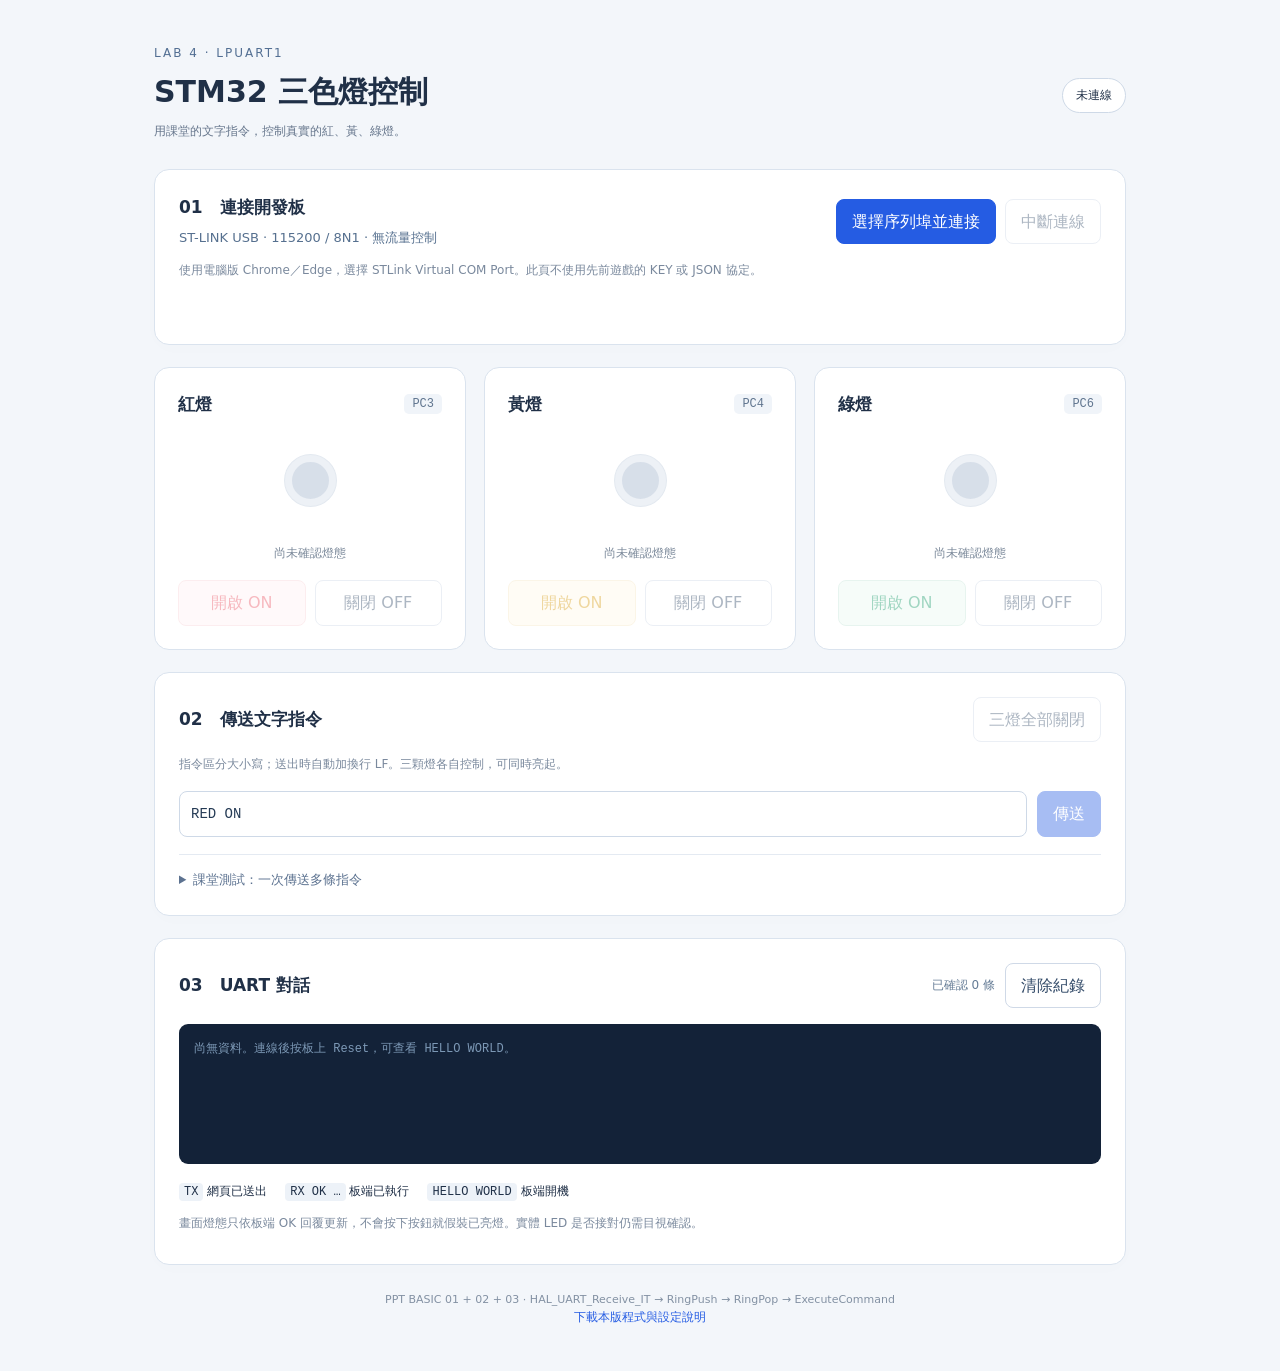
<file: index.html>
<!doctype html><html lang="zh-Hant"><head><meta charset="utf-8"><meta name="viewport" content="width=device-width,initial-scale=1"><meta http-equiv="refresh" content="0;url=web/"><title>TypeRush 節奏英打測速挑戰機</title></head><body><a href="web/">開啟 TypeRush 節奏英打測速挑戰機</a></body></html>
</file>
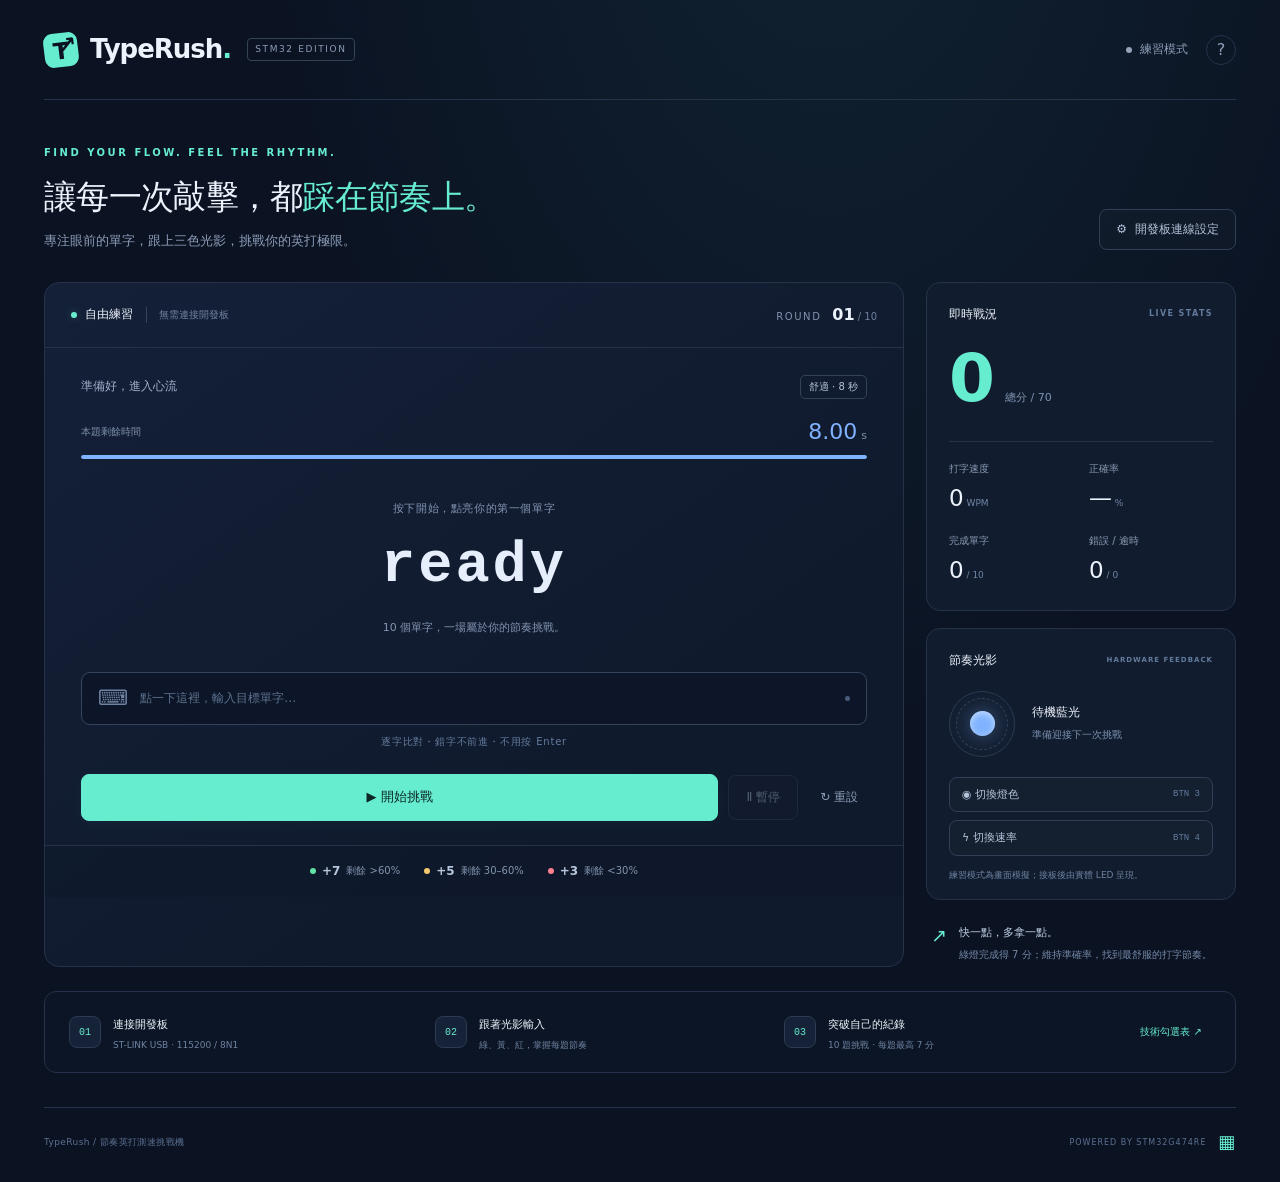
<file: typing-game/index.html>
<!doctype html>
<html lang="zh-Hant">
<head>
  <meta charset="utf-8"><meta name="viewport" content="width=device-width, initial-scale=1">
  <meta name="theme-color" content="#0b1222">
  <title>TypeRush — 節奏英打測速挑戰機</title>
  <link rel="stylesheet" href="style.css">
</head>
<body>
  <div class="shell">
    <header class="topbar">
      <a class="brand" href="./" aria-label="TypeRush 首頁"><span class="brand-icon">T<span>↗</span></span><strong>TypeRush<span class="brand-dot">.</span></strong><span class="tag">STM32 EDITION</span></a>
      <div class="top-actions"><span class="connection-badge" id="connectionBadge"><i></i>練習模式</span><button class="icon-button" id="helpButton" aria-label="操作說明">?</button></div>
    </header>
    <main>
      <div class="intro"><div><p class="eyebrow">FIND YOUR FLOW. FEEL THE RHYTHM.</p><h1>讓每一次敲擊，都<span>踩在節奏上。</span></h1><p class="subtitle">專注眼前的單字，跟上三色光影，挑戰你的英打極限。</p></div><button class="outline-button" id="settingsButton"><span aria-hidden="true">⚙</span> 開發板連線設定</button></div>
      <div class="workspace">
        <section class="arena" aria-label="打字遊戲">
          <div class="arena-head"><div class="mode-label"><span class="live-dot"></span><span id="modeLabel">自由練習</span><span class="mode-note" id="modeNote">無需連接開發板</span></div><span class="round-label">ROUND <strong id="round">01</strong><span> / 10</span></span></div>
          <div class="arena-body" id="arenaBody" data-color="blue">
            <div class="status-line"><span id="stateLabel">準備好，進入心流</span><span class="rate-chip" id="rateLabel">舒適 · 8 秒</span></div>
            <div class="time-row"><span>本題剩餘時間</span><strong id="time">8.00<span>s</span></strong></div>
            <div class="time-track"><div id="timeBar"></div></div>
            <div class="word-area"><p class="word-caption" id="wordCaption">按下開始，點亮你的第一個單字</p><div class="target-word" id="targetWord" aria-label="目標單字">ready<span class="caret">_</span></div><p class="feedback" id="feedback" role="status">10 個單字，一場屬於你的節奏挑戰。</p></div>
            <label class="typing-label" for="typingInput">英文字母輸入</label><div class="typing-box"><span aria-hidden="true">⌨</span><input id="typingInput" type="text" placeholder="開始後，在這裡輸入單字…" autocomplete="off" autocorrect="off" autocapitalize="off" spellcheck="false" disabled aria-describedby="inputHint"><span class="input-dot"></span></div>
            <p class="input-hint" id="inputHint">逐字比對・錯字不前進・不用按 Enter</p>
            <div class="game-controls"><button class="primary-button" id="startButton"><span aria-hidden="true">▶</span> 開始挑戰</button><button class="outline-button" id="pauseButton" disabled>Ⅱ 暫停</button><button class="text-button" id="resetButton">↻ 重設</button></div>
          </div>
          <div class="score-legend"><span><i class="dot green"></i><strong>+7</strong> 剩餘 &gt;60%</span><span><i class="dot yellow"></i><strong>+5</strong> 剩餘 30–60%</span><span><i class="dot red"></i><strong>+3</strong> 剩餘 &lt;30%</span></div>
        </section>
        <aside class="dashboard" aria-label="即時戰況">
          <section class="stats-card"><h2>即時戰況 <span>LIVE STATS</span></h2><div class="big-score"><span id="score">0</span><small>總分 / 70</small></div><div class="stat-grid"><div><span>打字速度</span><strong id="wpm">0<small> WPM</small></strong></div><div><span>正確率</span><strong id="accuracy">—<small> %</small></strong></div><div><span>完成單字</span><strong id="correct">0<small> / 10</small></strong></div><div><span>錯誤 / 逾時</span><strong id="errors">0<small> / 0</small></strong></div></div></section>
          <section class="light-card"><h2>節奏光影 <span>HARDWARE FEEDBACK</span></h2><div class="light-stage"><div class="light-orbit"><div id="led" class="led blue"></div></div><div><strong id="lightName">待機藍光</strong><p id="lightDescription">準備迎接你的挑戰</p></div></div><div class="hardware-controls"><button id="colorButton" class="outline-button">◉ 切換燈色 <small>BTN 3</small></button><button id="speedButton" class="outline-button">ϟ 切換速率 <small>BTN 4</small></button></div><p class="micro-copy" id="lightHint">練習模式為畫面模擬；接板後由實體 LED 呈現。</p></section>
          <section class="tip-card"><span>↗</span><div><strong>快一點，多拿一點。</strong><p>綠燈完成得 7 分；維持準確率，找到最舒服的打字節奏。</p></div></section>
        </aside>
      </div>
      <section class="bottom-strip"><div><span class="small-icon">01</span><div><strong>連接開發板</strong><p>ST-LINK USB · 115200 / 8N1</p></div></div><div><span class="small-icon">02</span><div><strong>跟著光影輸入</strong><p>綠、黃、紅，掌握每題節奏</p></div></div><div><span class="small-icon">03</span><div><strong>突破自己的紀錄</strong><p>10 題挑戰 · 每題最高 7 分</p></div></div><button class="text-button" id="technicalButton">技術勾選表 ↗</button></section>
    </main>
    <footer><span>TypeRush / 節奏英打測速挑戰機</span><span>POWERED BY STM32G474RE <span class="footer-square">▦</span></span></footer>
  </div>
  <div id="notice" role="status" class="notice" hidden></div>
  <dialog id="settingsDialog" class="settings-dialog">
    <div class="dialog-head"><div><p class="eyebrow">SERIAL CONNECTION</p><h2>連接你的開發板</h2></div><button class="icon-button close-dialog" aria-label="關閉設定">×</button></div>
    <div class="dialog-content"><p class="dialog-description">連線參數須與 STM32 韌體一致。使用電腦版 Chrome／Edge，透過 ST-LINK 的 USB 虛擬序列埠連接。</p><div class="cable-diagram"><span>⌁ 電腦 USB</span><span class="cable-line"></span><span>▦ STM32</span></div>
      <form id="serialForm"><div class="form-grid"><label>鮑率 Baud rate<input id="baudRate" type="number" min="300" max="3000000" step="1" value="115200" required></label><label>資料位元<select id="dataBits"><option value="8">8</option><option value="7">7</option></select></label><label>停止位元<select id="stopBits"><option value="1">1</option><option value="2">2</option></select></label><label>同位元檢查<select id="parity"><option value="none">無 None</option><option value="even">偶 Even</option><option value="odd">奇 Odd</option></select></label><label class="full-width">流量控制<select id="flowControl"><option value="none">無 None</option><option value="hardware">硬體 RTS / CTS</option></select></label></div>
      <p class="setting-note">隨附韌體固定為 <strong>115200 · 8 · 1 · None · None</strong>。其他參數需同步修改板端；ST-LINK VCP 不接 RTS/CTS。</p><button id="connectButton" class="primary-button full-width" type="submit">⌁ 選擇序列埠並連接</button></form>
      <div class="connection-info" id="connectionInfo" role="status">尚未連接開發板</div><div class="connection-options"><button class="outline-button" id="disconnectButton" disabled>中斷連線</button><button class="outline-button" id="practiceButton">使用練習模式</button></div>
      <details class="console-details"><summary>UART 對話 <span id="logCount">0 則</span></summary><div class="console-toolbar"><button class="text-button" id="syncButton">同步狀態</button><button class="text-button" id="clearLogButton">清除對話</button></div><pre id="serialLog" aria-label="UART 收發紀錄"></pre></details>
    </div>
  </dialog>
  <dialog id="helpDialog"><div class="dialog-head"><h2>找到你的節奏</h2><button class="icon-button close-dialog" aria-label="關閉操作說明">×</button></div><div class="dialog-content help-content"><p>每局 10 題。逐字輸入畫面上的英文單字，輸入最後一字即自動判分。錯字會記錄，但不會讓游標前進；不必退格或按 Enter。</p><ol><li><strong>開始 / BTN 1：</strong>開始新局，或從暫停繼續。</li><li><strong>暫停 / BTN 2：</strong>凍結倒數並讓燈號恆亮，再按繼續。</li><li><strong>燈色 / BTN 3：</strong>綠、黃、紅循環展示，不影響計分；換題恢復自動燈色。</li><li><strong>速率 / BTN 4：</strong>8 / 5 / 3 秒切換，呼吸週期同步加快；當題剩餘比例保留。</li></ol><p>剩餘時間 &gt;60% 得 7 分、30–60% 得 5 分、&lt;30% 得 3 分，逾時 0 分並換題。暫停時間不計入 WPM；正確率為正確字元 / 所有輸入字元。</p><p>接板模式由 STM32 控制遊戲；請先燒錄韌體，再用資料 USB 線連到板上 ST-LINK USB。練習模式只模擬畫面，不代表實體硬體驗證。</p><a href="../docs/HARDWARE.md" target="_blank" rel="noopener">接線與燒錄文件 ↗</a></div></dialog>
  <dialog id="technicalDialog"><div class="dialog-head"><div><p class="eyebrow">COURSE CHECKLIST</p><h2>每一項技術，都有對應功能</h2></div><button class="icon-button close-dialog" aria-label="關閉技術勾選表">×</button></div><div class="dialog-content"><p class="dialog-description">這裡列出韌體實作，不代表已完成實體板驗收。完整暫存器與操作說明見專案文件。</p><div class="checklist" id="checklist"></div><a href="../docs/TECHNICAL.md" target="_blank" rel="noopener">查看完整程式位置與驗收步驟 ↗</a></div></dialog>
  <dialog id="resultDialog" class="result-dialog"><div class="dialog-head"><span class="eyebrow">CHALLENGE COMPLETE</span><button class="icon-button close-dialog" aria-label="關閉成績">×</button></div><div class="result-content"><div class="result-icon">↗</div><h2>這一場，節奏由你掌握。</h2><p id="resultMode">練習模式成績</p><div class="result-score"><span id="resultScore">0</span><small> / 70 分</small></div><div class="result-details" id="resultDetails"></div><button class="primary-button" id="playAgainButton">再挑戰一次 ↗</button></div></dialog>
  <script type="module" src="app.js"></script>
</body>
</html>
</file>
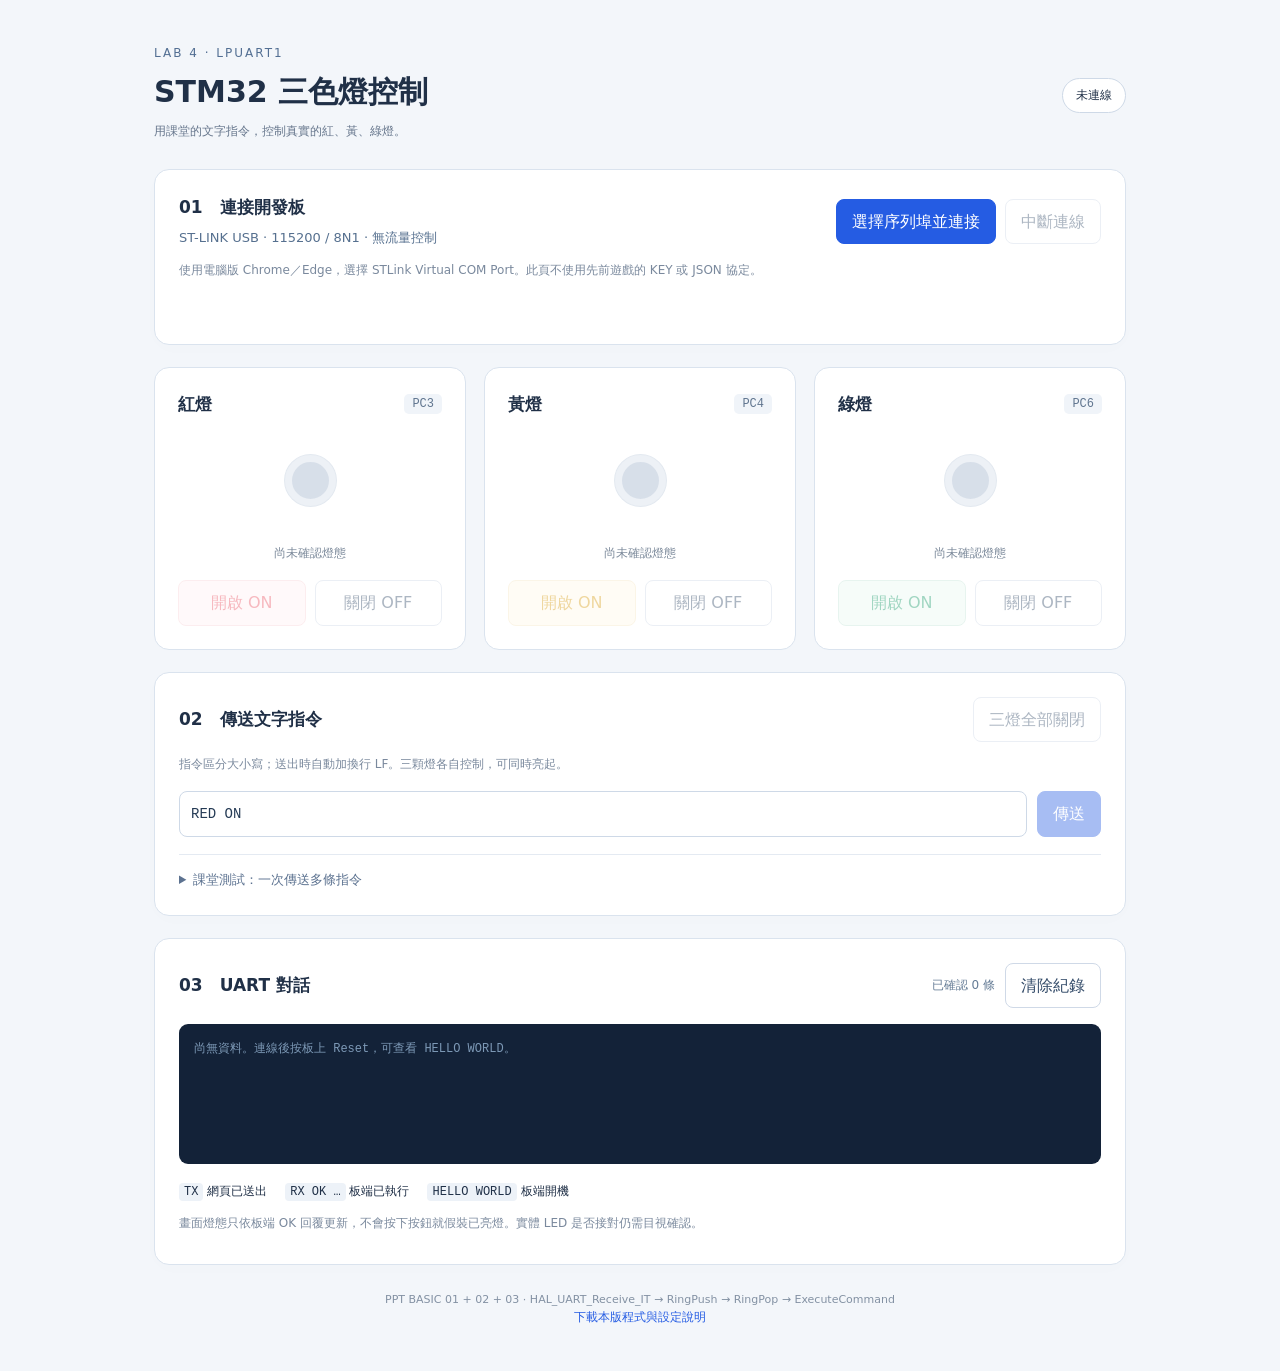
<file: web/index.html>
<!doctype html>
<html lang="zh-Hant">
<head>
<meta charset="utf-8"><meta name="viewport" content="width=device-width,initial-scale=1">
<title>Lab4｜STM32 三色燈控制</title>
<style>
:root{font-family:system-ui,"Microsoft JhengHei",sans-serif;color:#203047;background:#f3f6fa;line-height:1.6;color-scheme:light}*{box-sizing:border-box}body{margin:0}main{max-width:1020px;margin:44px auto;padding:0 24px}header{display:flex;align-items:center;justify-content:space-between;gap:20px}.eyebrow{color:#536f93;letter-spacing:2px;font-size:12px;margin:0}h1{font-size:30px;margin:5px 0}h2{font-size:17px;margin:0}p{color:#66768c;margin:6px 0}.badge{font-size:12px;white-space:nowrap;border:1px solid #ced9e7;border-radius:20px;padding:7px 13px;background:white}.connected{color:#127653;border-color:#9ed8c2;background:#ecfaf3}.panel{background:white;border:1px solid #dae3ee;border-radius:15px;padding:24px;margin-top:22px;box-shadow:0 4px 20px #20304703}.connect-row{display:flex;justify-content:space-between;align-items:center;gap:20px}.params{font-size:13px;color:#56708f;margin-top:6px}button{font:inherit;cursor:pointer;border:1px solid #cfd9e7;border-radius:8px;padding:9px 15px;background:white;color:#334b69}button:hover:not(:disabled){background:#f0f5fb}button:disabled{opacity:.4;cursor:not-allowed}button:focus-visible,input:focus-visible,textarea:focus-visible,summary:focus-visible{outline:3px solid #649eff;outline-offset:3px}.primary{background:#255ce3;color:white;border-color:#255ce3}.primary:hover:not(:disabled){background:#1749c3}.actions{display:flex;gap:9px;flex-wrap:wrap}.hint{font-size:12px;color:#7a899d;margin-top:13px}.cards{display:grid;grid-template-columns:repeat(3,1fr);gap:18px;margin-top:22px}.card{--color:#ec5262;--tint:#fff1f3;background:white;border:1px solid #dae3ee;border-radius:15px;padding:23px}.yellow{--color:#d99d11;--tint:#fff8e7}.green{--color:#169a68;--tint:#eaf9f1}.card-header{display:flex;align-items:center;justify-content:space-between}.pin{font:12px ui-monospace,monospace;background:#f0f4f9;color:#60758f;padding:3px 8px;border-radius:5px}.lamp-area{height:126px;display:flex;align-items:center;justify-content:center}.lamp{width:51px;height:51px;border-radius:50%;background:#d7dfe9;border:7px solid #edf1f6;box-shadow:0 0 0 1px #e3e9f0;transition:.2s}.card[data-state=on]{border-color:var(--color);background:linear-gradient(white,var(--tint))}.card[data-state=on] .lamp{background:var(--color);border-color:var(--tint);box-shadow:0 0 22px color-mix(in srgb,var(--color) 30%,transparent)}.lamp-status{text-align:center;font-size:12px;color:#7b899a;margin-bottom:17px}.card .actions{display:grid;grid-template-columns:1fr 1fr}.on-button{color:var(--color);background:var(--tint);border-color:color-mix(in srgb,var(--color) 25%,white)}.section-head{display:flex;justify-content:space-between;align-items:center;gap:15px}.count{font-size:12px;color:#657c96}code{font:12px ui-monospace,monospace;background:#edf2f8;padding:2px 5px;border-radius:4px}.send-row{display:flex;gap:10px;margin-top:17px}input,textarea{font:14px ui-monospace,monospace;border:1px solid #ced9e7;border-radius:8px;padding:11px;color:#243a54;background:white}input{flex:1;min-width:0}textarea{display:block;width:100%;min-height:116px;resize:vertical;margin:12px 0}.console{background:#132238;color:#bdd8ed;min-height:140px;max-height:260px;overflow:auto;border-radius:9px;padding:15px;font:12px/1.8 ui-monospace,monospace;white-space:pre-wrap;overflow-wrap:anywhere;margin:16px 0 0}.console:empty:before{content:"尚無資料。連線後按板上 Reset，可查看 HELLO WORLD。";color:#7d99b6}details{margin-top:17px;border-top:1px solid #e4eaf2;padding-top:15px}summary{cursor:pointer;color:#5c7290;font-size:13px}.guide{display:flex;gap:18px;flex-wrap:wrap;font-size:12px;margin-top:18px}.notice{color:#b14831;font-size:13px;min-height:21px;margin-top:12px}.footer{font-size:11px;text-align:center;color:#8391a3;margin:26px 0}.link{font-size:12px;color:#255ce3;text-decoration:none}.subtle{font-size:12px}.log-actions{display:flex;gap:10px;align-items:center}@media(max-width:650px){main{margin-top:25px;padding:0 17px}h1{font-size:24px}header{align-items:flex-start}.badge{font-size:10px;padding:6px 9px}.connect-row{align-items:flex-start;flex-direction:column;gap:15px}.cards{grid-template-columns:1fr;gap:12px}.card{display:grid;grid-template-columns:1fr 1fr;column-gap:18px;padding:18px}.card-header{grid-column:1/-1}.lamp-area{height:80px;grid-row:2/4}.lamp-status{align-self:end;margin:9px 0;font-size:11px}.card .actions{align-self:start}.panel{padding:19px}.send-row button{padding:9px 11px}.guide{gap:8px}.section-head{align-items:flex-start}.log-actions{gap:6px}.log-actions button{font-size:11px;padding:6px 8px}}@media(prefers-reduced-motion:reduce){*{transition:none!important}}
</style>
</head>
<body>
<main>
<header><div><p class="eyebrow">LAB 4 · LPUART1</p><h1>STM32 三色燈控制</h1><p class="subtle">用課堂的文字指令，控制真實的紅、黃、綠燈。</p></div><span class="badge" id="connectionStatus" role="status">未連線</span></header>
<section class="panel"><div class="connect-row"><div><h2>01　連接開發板</h2><div class="params">ST-LINK USB · 115200 / 8N1 · 無流量控制</div></div><div class="actions"><button id="connect" class="primary">選擇序列埠並連接</button><button id="disconnect" disabled>中斷連線</button></div></div><p class="hint">使用電腦版 Chrome／Edge，選擇 STLink Virtual COM Port。此頁不使用先前遊戲的 KEY 或 JSON 協定。</p><p class="notice" id="notice" role="status"></p></section>
<div class="cards" aria-label="三色燈開關">
<section class="card red" data-color="RED" data-state="unknown"><div class="card-header"><h2>紅燈</h2><span class="pin">PC3</span></div><div class="lamp-area"><div class="lamp" aria-hidden="true"></div></div><div class="lamp-status">尚未確認燈態</div><div class="actions"><button data-command="RED ON" class="on-button" disabled>開啟 ON</button><button data-command="RED OFF" disabled>關閉 OFF</button></div></section>
<section class="card yellow" data-color="YELLOW" data-state="unknown"><div class="card-header"><h2>黃燈</h2><span class="pin">PC4</span></div><div class="lamp-area"><div class="lamp" aria-hidden="true"></div></div><div class="lamp-status">尚未確認燈態</div><div class="actions"><button data-command="YELLOW ON" class="on-button" disabled>開啟 ON</button><button data-command="YELLOW OFF" disabled>關閉 OFF</button></div></section>
<section class="card green" data-color="GREEN" data-state="unknown"><div class="card-header"><h2>綠燈</h2><span class="pin">PC6</span></div><div class="lamp-area"><div class="lamp" aria-hidden="true"></div></div><div class="lamp-status">尚未確認燈態</div><div class="actions"><button data-command="GREEN ON" class="on-button" disabled>開啟 ON</button><button data-command="GREEN OFF" disabled>關閉 OFF</button></div></section>
</div>
<section class="panel"><div class="section-head"><h2>02　傳送文字指令</h2><button id="allOff" disabled>三燈全部關閉</button></div><p class="hint">指令區分大小寫；送出時自動加換行 LF。三顆燈各自控制，可同時亮起。</p><form id="commandForm" class="send-row"><input id="command" placeholder="例如：RED ON" value="RED ON" aria-label="文字指令" maxlength="31" disabled><button id="send" class="primary" disabled>傳送</button></form><details><summary>課堂測試：一次傳送多條指令</summary><textarea id="batch" aria-label="多行指令" disabled>GREEN ON
RED ON
GREEN OFF
RED OFF</textarea><button id="sendBatch" disabled>傳送整批指令</button><p class="hint">每次最多 240 bytes。韌體使用 256 格 ring buffer（可存 255 bytes），主迴圈每 200 ms 處理累積資料；兩批請至少間隔 300 ms。</p></details></section>
<section class="panel"><div class="section-head"><h2>03　UART 對話</h2><div class="log-actions"><span class="count" id="ackCount">已確認 0 條</span><button id="clearLog">清除紀錄</button></div></div><pre id="log" class="console" aria-label="UART 收發紀錄"></pre><div class="guide"><span><code>TX</code> 網頁已送出</span><span><code>RX OK …</code> 板端已執行</span><span><code>HELLO WORLD</code> 板端開機</span></div><p class="hint">畫面燈態只依板端 OK 回覆更新，不會按下按鈕就假裝已亮燈。實體 LED 是否接對仍需目視確認。</p></section>
<p class="footer">PPT BASIC 01 + 02 + 03 · HAL_UART_Receive_IT → RingPush → RingPop → ExecuteCommand<br><a class="link" href="https://raw.githubusercontent.com/jamie96123/Midterm-Project/refs/heads/gh-pages/downloads/TypeRush-Lab4-LED.zip">下載本版程式與設定說明</a></p>
</main>
<script>
const $=id=>document.getElementById(id);
let port=null,reader=null,writer=null,readTask=null,closing=false,connecting=false,acks=0;
let lines=[],frame='',discard=false;
function notice(message){$('notice').textContent=message;}
function log(type,message){
 lines.push(`${new Date().toLocaleTimeString('zh-TW',{hour12:false})}  ${type}  ${message}`);
 if(lines.length>100)lines.shift();
 $('log').textContent=lines.join('\n');$('log').scrollTop=$('log').scrollHeight;
}
function controls(){
 const open=!!port&&!closing;
 $('connect').disabled=open||connecting||closing;$('disconnect').disabled=!open;
 for(const el of document.querySelectorAll('[data-command],#allOff,#command,#send,#batch,#sendBatch'))el.disabled=!open;
}
function lamp(color,value){
 const card=document.querySelector(`[data-color="${color}"]`);
 card.dataset.state=value;
 card.querySelector('.lamp-status').textContent=value==='on'?'已確認開啟':value==='off'?'已確認關閉':'尚未確認燈態';
}
function unknown(){for(const c of ['RED','YELLOW','GREEN'])lamp(c,'unknown');}
function received(line){
 log('RX',line);
 const match=/^OK (RED|YELLOW|GREEN) (ON|OFF)$/.exec(line);
 if(match){
  lamp(match[1],match[2]==='ON'?'on':'off');$('ackCount').textContent=`已確認 ${++acks} 條`;
  $('connectionStatus').textContent='STM32 已回應';notice('');
 }else if(line==='HELLO WORLD'){
  for(const c of ['RED','YELLOW','GREEN'])lamp(c,'off');
  $('connectionStatus').textContent='STM32 已回應';notice('已收到開機字串，可以開始控制燈號。');
 }else if(line.startsWith('ERR'))notice('板端不認得這條指令，請使用 RED／YELLOW／GREEN 加 ON／OFF。');
 else if(line.startsWith('{'))notice('收到舊版 JSON 訊息，請先燒錄本次 Lab4 文字指令韌體。');
}
function feed(text){
 for(const c of text){
  if(c==='\n'){
   if(!discard&&frame.trim())received(frame.trim());
   frame='';discard=false;
  }else if(!discard){
   if(frame.length>=512){frame='';discard=true;notice('收到過長資料行，已略過。');}
   else frame+=c;
  }
 }
}
async function readLoop(){
 const decoder=new TextDecoder();
 try{
  reader=port.readable.getReader();
  while(!closing){const {value,done}=await reader.read();if(done)break;feed(decoder.decode(value,{stream:true}));}
 }catch(error){if(!closing){log('ERROR',error.message);notice('連線已中斷，請確認 USB 並重新連接。');}}
 finally{reader?.releaseLock();reader=null;if(!closing)queueMicrotask(disconnect);}
}
async function disconnect(){
 if(closing||!port)return;
 closing=true;controls();
 try{await reader?.cancel();}catch{}
 try{await readTask;}catch{}
 try{await writer?.close();}catch{}
 try{writer?.releaseLock();}catch{}
 writer=null;
 try{await port.close();}catch{}
 port=null;readTask=null;closing=false;frame='';discard=false;
 unknown();$('connectionStatus').textContent='未連線';$('connectionStatus').className='badge';
 log('INFO','序列埠已關閉');controls();
}
async function send(text){
 if(!writer||closing)return;
 text=text.replace(/\r\n?/g,'\n').trim();if(!text)return;
 if(!/^[\x20-\x7e\n]+$/.test(text)){notice('請使用英文 ASCII 指令。');return;}
 const bytes=new TextEncoder().encode(text+'\n');
 if(bytes.length>240){notice('請將這批資料縮短至 240 bytes 以內。');return;}
 try{await writer.write(bytes);log('TX',text.replace(/\n/g,' ⏎ '));notice('已送出，等待板端 OK 回覆；主迴圈每 200 ms 處理一次。');}
 catch(error){notice(`傳送失敗：${error.message}`);void disconnect();}
}
$('connect').addEventListener('click',async()=>{
 if(connecting||port)return;
 if(!navigator.serial){notice('請使用支援 Web Serial 的電腦版 Chrome／Edge，並由 HTTPS 或 localhost 開啟。');return;}
 connecting=true;controls();let selected;
 try{
  selected=await navigator.serial.requestPort();
  await selected.open({baudRate:115200,dataBits:8,stopBits:1,parity:'none',flowControl:'none'});
  const writable=selected.writable.getWriter();
  port=selected;writer=writable;closing=false;frame='';discard=false;acks=0;unknown();
  $('ackCount').textContent='已確認 0 條';$('connectionStatus').textContent='序列埠已開啟';$('connectionStatus').className='badge connected';
  notice('請按開啟／關閉按鈕。連線後按板上 Reset，可收到 HELLO WORLD。');
  log('INFO','開啟 LPUART1 VCP：115200 / 8N1');readTask=readLoop();
 }catch(error){
  notice(error.name==='NotFoundError'?'已取消選擇序列埠。':`無法連接：${error.message}`);
  if(selected&&!port){try{await selected.close();}catch{}}
 }finally{connecting=false;controls();}
});
$('disconnect').addEventListener('click',disconnect);
for(const button of document.querySelectorAll('[data-command]'))button.addEventListener('click',()=>send(button.dataset.command));
$('allOff').addEventListener('click',()=>send('RED OFF\nYELLOW OFF\nGREEN OFF'));
$('commandForm').addEventListener('submit',event=>{event.preventDefault();void send($('command').value);});
$('sendBatch').addEventListener('click',()=>send($('batch').value));
$('clearLog').addEventListener('click',()=>{lines=[];$('log').textContent='';});
controls();
</script>
</body>
</html>
</file>
<file: typing-game/style.css>
:root{color-scheme:dark;--bg:#0b1222;--panel:#111c30;--border:#25324a;--text:#edf3fc;--muted:#8d9db7;--cyan:#66edcf;--green:#62e2a4;--yellow:#f3c76b;--red:#ff7f8d;--blue:#80b3ff;font-family:Inter,"Noto Sans TC","Microsoft JhengHei",system-ui,sans-serif;font-synthesis:none}
*{box-sizing:border-box}body{margin:0;background:radial-gradient(ellipse at 65% -20%,#16374277,transparent 52%),var(--bg);color:var(--text);font-size:14px;line-height:1.6}button,input,select{font:inherit}button,a,input,select{-webkit-tap-highlight-color:transparent}button{cursor:pointer}button:disabled{cursor:not-allowed;opacity:.4}button,a,input,select,summary{outline-offset:5px}button:focus-visible,a:focus-visible,input:focus-visible,select:focus-visible,summary:focus-visible{outline:2px solid var(--cyan)}a{color:var(--cyan);text-decoration:none}button{transition:background .18s,border-color .18s,transform .18s}button:active:not(:disabled){transform:translateY(1px)}.shell{max-width:1320px;margin:auto;padding:0 44px}.topbar{height:100px;border-bottom:1px solid var(--border);display:flex;align-items:center;justify-content:space-between}.brand{display:flex;align-items:center;gap:12px;color:var(--text)}.brand strong{font-size:26px;letter-spacing:-1px}.brand-icon{width:34px;height:34px;display:grid;place-items:center;position:relative;background:var(--cyan);color:var(--bg);font-size:23px;font-weight:900;border-radius:9px;transform:rotate(-7deg)}.brand-icon span{position:absolute;right:1px;top:-5px;font-size:22px}.brand-dot{color:var(--cyan)}.tag{font-size:9px;letter-spacing:1.6px;border:1px solid #344255;border-radius:4px;padding:3px 7px;margin-left:4px;color:var(--muted)}.top-actions{display:flex;align-items:center;gap:18px}.connection-badge{display:flex;align-items:center;gap:8px;font-size:12px;color:var(--muted)}.connection-badge i{width:6px;height:6px;border-radius:50%;background:#94a3b8}.connection-badge.connected{color:var(--cyan)}.connection-badge.connected i{background:var(--cyan);box-shadow:0 0 9px #66edcf77}.icon-button{display:grid;place-items:center;border:1px solid var(--border);color:var(--muted);background:transparent;border-radius:50%;width:30px;height:30px;font-size:16px}.icon-button:hover{background:#ffffff0b;color:var(--text)}.intro{display:flex;align-items:flex-end;justify-content:space-between;gap:20px;margin:45px 0 30px}.eyebrow{color:var(--cyan);font-size:10px;letter-spacing:2.5px;font-weight:700;margin:0 0 12px}h1{font-size:clamp(23px,2.6vw,36px);font-weight:700;letter-spacing:-.7px;margin:0 0 10px;line-height:1.45}h1 span{color:var(--cyan)}.subtitle{color:var(--muted);font-size:13px;margin:0}.outline-button,.primary-button,.text-button{border-radius:8px;display:inline-flex;justify-content:center;align-items:center;gap:8px;white-space:nowrap}.outline-button{padding:10px 16px;background:#ffffff03;border:1px solid #314056;color:#b5c4da}.outline-button:hover:not(:disabled){background:#ffffff08;border-color:#667a96}.intro>.outline-button{font-size:12px;margin-bottom:2px}.primary-button{border:1px solid var(--cyan);background:var(--cyan);color:#0b2624;font-weight:750;padding:12px 22px;box-shadow:0 3px 20px #66edcf0a}.primary-button:hover:not(:disabled){background:#91f7e0}.text-button{background:none;border:0;color:var(--muted);font-size:12px;padding:9px}.text-button:hover{color:var(--text)}.workspace{display:grid;grid-template-columns:minmax(0,1fr) 310px;gap:22px}.arena{border:1px solid var(--border);background:linear-gradient(145deg,#142038,#101a2d 70%);border-radius:15px;overflow:hidden;min-width:0}.arena-head{padding:19px 26px;display:flex;align-items:center;justify-content:space-between;border-bottom:1px solid var(--border);font-size:12px}.mode-label{display:flex;gap:8px;align-items:center}.live-dot{width:6px;height:6px;background:var(--cyan);border-radius:50%;box-shadow:0 0 8px #66edcf44}.mode-note{color:#73849f;font-size:10px;margin-left:5px;border-left:1px solid #35425a;padding-left:12px}.round-label{font-size:10px;letter-spacing:1.6px;color:#8292ac}.round-label strong{color:var(--text);font-size:16px;letter-spacing:0;margin-left:6px}.round-label>span{letter-spacing:0;color:#6e809d}.arena-body{padding:27px 36px 24px;--tier:var(--blue)}.arena-body[data-color=green]{--tier:var(--green)}.arena-body[data-color=yellow]{--tier:var(--yellow)}.arena-body[data-color=red]{--tier:var(--red)}.status-line{display:flex;align-items:center;justify-content:space-between;color:#a1b0c9;font-size:12px}.rate-chip{font-size:10px;padding:3px 8px;border:1px solid #32425a;border-radius:5px;color:#b5c3d8}.time-row{display:flex;align-items:center;justify-content:space-between;margin-top:20px}.time-row>span{font-size:10px;color:#7d8fa9}.time-row>strong{font-size:22px;font-variant-numeric:tabular-nums;font-weight:500;color:var(--tier);line-height:1.2}.time-row strong span{font-size:11px;margin-left:4px;color:#7d8fa9}.time-track{height:4px;border-radius:5px;background:#23304a;margin-top:10px;overflow:hidden}#timeBar{width:100%;height:100%;background:var(--tier);border-radius:5px;transition:width .08s linear,background .2s;box-shadow:0 0 9px var(--tier)}.word-area{padding:34px 0 28px;text-align:center;min-height:213px;display:flex;flex-direction:column;justify-content:center}.word-caption{font-size:11px;color:#8394b0;margin:0 0 12px;letter-spacing:.6px}.target-word{font:600 clamp(36px,5vw,57px)/1.3 "SFMono-Regular",Consolas,monospace;letter-spacing:3px;min-height:75px;color:#e6eefc;overflow-wrap:anywhere}.target-word .done{color:var(--cyan)}.target-word .next{position:relative}.target-word .next:after{content:"";position:absolute;bottom:-5px;height:3px;left:0;right:3px;background:var(--cyan);animation:blink 1s step-end infinite}.caret{color:var(--cyan);animation:blink 1s step-end infinite}.feedback{font-size:11px;margin:15px 0 0;color:#8394b0;min-height:18px}.feedback.error{color:var(--red)}.feedback.success{color:var(--cyan)}.typing-label{position:absolute;width:1px;height:1px;overflow:hidden;clip-path:inset(50%)}.typing-box{display:flex;align-items:center;border:1px solid #35445d;border-radius:9px;background:#0c1628;padding:0 16px;gap:12px;transition:border-color .2s}.typing-box:focus-within{border-color:var(--cyan);box-shadow:0 0 0 3px #66edcf09}.typing-box>span:first-child{color:#7083a1;font-size:21px}.typing-box input{width:100%;min-width:0;border:0;outline:none;background:none;color:var(--text);padding:15px 0;font-size:13px;letter-spacing:.5px}.typing-box input::placeholder{color:#5e728f;font-size:12px;letter-spacing:0}.input-dot{width:5px;height:5px;background:#475b79;border-radius:50%;flex-shrink:0}.typing-box:focus-within .input-dot{background:var(--cyan)}.input-hint{text-align:center;color:#647b9c;font-size:10px;margin:9px 0 24px;letter-spacing:.8px}.game-controls{display:flex;align-items:center;gap:10px}.game-controls .primary-button{flex:1;font-size:13px}.game-controls .outline-button{padding:12px 17px;font-size:12px}.game-controls .text-button{margin-left:3px}.score-legend{border-top:1px solid var(--border);display:flex;align-items:center;justify-content:center;gap:24px;padding:16px 14px;color:#8394ae;font-size:10px;background:#0a152344}.score-legend>span{display:flex;align-items:center;gap:6px}.score-legend strong{font-weight:600;color:#b7c6dc;font-size:12px}.dot{width:6px;height:6px;border-radius:50%;display:inline-block}.dot.green{background:var(--green)}.dot.yellow{background:var(--yellow)}.dot.red{background:var(--red)}.dashboard{display:flex;flex-direction:column;gap:17px}.stats-card,.light-card{background:#111c2e;border:1px solid var(--border);border-radius:14px;padding:22px}.stats-card h2,.light-card h2{display:flex;align-items:center;justify-content:space-between;margin:0;font-size:12px;font-weight:550}.stats-card h2>span,.light-card h2>span{font-size:8px;letter-spacing:1.4px;color:#637b9c}.big-score{display:flex;align-items:baseline;gap:13px;margin:14px 0 20px}.big-score>span{font-size:66px;line-height:1.25;letter-spacing:-3px;color:var(--cyan);font-weight:600;font-variant-numeric:tabular-nums}.big-score small{font-size:11px;color:#7f93b1}.stat-grid{display:grid;grid-template-columns:1fr 1fr;gap:16px;border-top:1px solid var(--border);padding-top:19px}.stat-grid>div{display:flex;flex-direction:column;gap:3px}.stat-grid>div>span{font-size:10px;color:#8b9bb5}.stat-grid strong{font-size:23px;font-weight:500;font-variant-numeric:tabular-nums}.stat-grid strong small{font-size:9px;color:#7187a7}.light-card{padding-bottom:16px}.light-card h2>span{font-size:7px;letter-spacing:1px}.light-stage{display:flex;gap:17px;align-items:center;margin:20px 0}.light-orbit{width:66px;height:66px;border:1px solid #2b3b53;border-radius:50%;display:grid;place-items:center;background:radial-gradient(#87baff0c,transparent);position:relative;flex-shrink:0}.light-orbit:after{content:"";position:absolute;inset:6px;border:1px dashed #31425a;border-radius:50%}.led{--led:var(--blue);width:25px;height:25px;border-radius:50%;background:var(--led);box-shadow:0 0 18px color-mix(in srgb,var(--led) 35%,transparent),inset 0 2px 7px #ffffff88;position:relative;z-index:1}.led.green{--led:var(--green)}.led.yellow{--led:var(--yellow)}.led.red{--led:var(--red)}.led.breathing{animation:breathe var(--breath,1800ms) ease-in-out infinite}.light-stage strong{font-size:12px;font-weight:550}.light-stage p{font-size:10px;color:#7d91af;margin:4px 0}.hardware-controls{display:flex;flex-direction:column;gap:8px}.hardware-controls .outline-button{padding:8px 12px;font-size:11px;justify-content:space-between}.hardware-controls small{font:9px Consolas,monospace;color:#637b9d}.micro-copy{font-size:9px;color:#6e83a1;margin:12px 0 0;line-height:1.7}.tip-card{display:flex;gap:12px;padding:3px 5px}.tip-card>span{color:var(--cyan);font-size:19px}.tip-card strong{font-size:11px;font-weight:500;color:#c1d1e7}.tip-card p{font-size:10px;line-height:1.8;color:#768ba9;margin:4px 0 0}.bottom-strip{border:1px solid var(--border);border-radius:12px;display:flex;align-items:center;justify-content:space-between;gap:18px;padding:20px 24px;margin:24px 0 34px;background:#111c2b55}.bottom-strip>div{display:flex;align-items:center;gap:12px}.small-icon{width:32px;height:32px;display:grid;place-items:center;border:1px solid #2c3b52;border-radius:8px;color:var(--cyan);font:10px Consolas,monospace;background:#152237}.bottom-strip strong{font-size:11px;font-weight:500}.bottom-strip p{color:#6f84a3;font-size:9px;margin:3px 0 0}.bottom-strip>.text-button{color:var(--cyan);font-size:10px}footer{display:flex;align-items:center;justify-content:space-between;border-top:1px solid var(--border);padding:20px 0 25px;color:#5b7191;font-size:9px;letter-spacing:.4px}footer>span:last-child{font-size:8px;letter-spacing:1px}.footer-square{color:var(--cyan);font-size:18px;vertical-align:middle;margin-left:8px}dialog{color:var(--text);background:#111d30;border:1px solid #33465e;border-radius:16px;padding:0;width:560px;max-width:calc(100% - 28px);max-height:90dvh;box-shadow:0 30px 150px #0009}dialog::backdrop{background:#030916bb;backdrop-filter:blur(6px)}.dialog-head{display:flex;align-items:center;justify-content:space-between;gap:18px;padding:25px 28px;border-bottom:1px solid var(--border)}.dialog-head h2{font-size:20px;margin:0;letter-spacing:-.3px}.dialog-head .eyebrow{margin-bottom:6px;font-size:9px}.dialog-head .close-dialog{flex-shrink:0;font-size:22px}.dialog-content{padding:24px 28px 28px}.dialog-description{font-size:12px;color:var(--muted);margin:0 0 20px;line-height:1.9}.cable-diagram{display:flex;align-items:center;justify-content:center;gap:20px;border:1px dashed #3b526f;border-radius:10px;padding:22px;background:#12233a;color:#b3c7e3;font-size:13px;margin-bottom:24px}.cable-line{width:50px;border-top:1px solid #536a89}.form-grid{display:grid;grid-template-columns:1fr 1fr;gap:18px 15px}.form-grid label{display:flex;flex-direction:column;gap:8px;color:#afc1db;font-size:12px}.form-grid input,.form-grid select{padding:12px;width:100%;color:var(--text);background:#0c172a;border:1px solid #344763;border-radius:8px;height:46px}.full-width{grid-column:1/-1;width:100%}.setting-note{color:#7d94b4;font-size:10px;margin:16px 0 20px;line-height:1.9}.setting-note strong{color:#b2c3dd;font-weight:500}.connection-info{font-size:11px;color:var(--muted);padding:14px 0;overflow-wrap:anywhere}.connection-options{display:flex;gap:10px}.connection-options>button{flex:1;font-size:11px}.console-details{margin-top:23px;border-top:1px solid var(--border);padding-top:17px}.console-details summary{cursor:pointer;font-size:12px;color:#c4d1e5}.console-details summary span{float:right;font-size:10px;color:#7791b4}.console-toolbar{display:flex;justify-content:flex-end;gap:8px}pre{background:#080f1d;border:1px solid #24354e;border-radius:8px;padding:12px;font:10px/1.7 Consolas,monospace;white-space:pre-wrap;overflow-wrap:anywhere;max-height:210px;overflow:auto;color:#83c8ba;margin:0}.help-content{font-size:13px;color:#a5b6d0;line-height:1.95}.help-content p:first-child{margin-top:0}.help-content ol{padding-left:20px}.help-content li{margin-bottom:10px}.help-content strong{color:#e0eafa}.help-content a,.dialog-content>a{font-size:11px}.checklist{margin-bottom:20px}.check-row{display:flex;gap:12px;padding:13px 0;border-bottom:1px solid var(--border)}.check-row>span{color:var(--cyan);font-size:16px}.check-row strong{font-size:12px;font-weight:550}.check-row p{margin:3px 0 0;font-size:11px;color:#8aa1c1}.check-row code{font-size:10px;color:#b4c8e7}.check-row.unused{opacity:.55}.result-dialog{width:470px}.result-content{text-align:center;padding:30px 30px 35px}.result-icon{margin:0 auto 18px;width:60px;height:60px;border:1px solid #476b68;border-radius:17px;background:#66edcf11;color:var(--cyan);font-size:34px}.result-content h2{font-size:20px;margin:0}.result-content>p{font-size:11px;color:var(--muted);margin:9px 0}.result-score{margin:18px 0}.result-score>span{font-size:76px;color:var(--cyan);font-weight:600;letter-spacing:-3px}.result-score small{color:var(--muted)}.result-details{font-size:12px;color:#a6bbd8;margin-bottom:25px;line-height:2}.result-content .primary-button{width:100%}.notice{position:fixed;bottom:24px;left:50%;transform:translateX(-50%);z-index:100;background:#193348;border:1px solid #446780;box-shadow:0 8px 35px #0005;color:#e7f4ff;border-radius:10px;padding:13px 22px;font-size:12px;max-width:calc(100% - 30px);width:max-content}.shake{animation:shake .24s ease-in-out}@keyframes blink{50%{opacity:0}}@keyframes breathe{0%,100%{opacity:.35;transform:scale(.88)}50%{opacity:1;transform:scale(1.04)}}@keyframes shake{25%{transform:translateX(-4px)}75%{transform:translateX(4px)}}
@media(min-width:1450px){.shell{padding:0 38px}.intro{margin-top:55px}.arena-body{padding:30px 45px}.word-area{padding:43px 0 36px}}
@media(max-width:1000px){.shell{padding:0 25px}.workspace{grid-template-columns:minmax(0,1fr) 270px;gap:16px}.arena-body{padding:24px}.stats-card,.light-card{padding:19px}.score-legend{gap:12px}.bottom-strip{padding:18px;gap:12px}.bottom-strip>div{gap:8px}.bottom-strip>.text-button{max-width:85px;white-space:normal}.mode-note{display:none}.intro{align-items:flex-start}.intro>.outline-button{margin-top:20px}.intro h1{font-size:27px}h1 span{display:block}.subtitle{font-size:12px}.word-area{min-height:212px}.target-word{font-size:43px}}
@media(max-width:760px){.shell{padding:0 19px}.topbar{height:78px}.brand strong{font-size:23px}.tag{display:none}.top-actions{gap:12px}.connection-badge{font-size:10px}.intro{margin:30px 0 23px;display:block}.eyebrow{font-size:8px;letter-spacing:2px}h1 span{display:inline}.intro h1{font-size:clamp(24px,5vw,32px)}.intro>.outline-button{margin-top:17px;padding:8px 12px;font-size:11px}.workspace{grid-template-columns:1fr}.arena-head{padding:16px 20px}.mode-note{display:inline}.arena-body{padding:22px}.target-word{font-size:clamp(35px,8vw,50px)}.word-area{padding:29px 0 23px;min-height:203px}.dashboard{display:grid;grid-template-columns:1fr 1fr;gap:13px}.stats-card{padding:18px}.stats-card h2>span,.light-card h2>span{display:none}.big-score{margin:14px 0}.big-score>span{font-size:52px}.big-score small{font-size:9px}.stat-grid{gap:15px 7px;padding-top:16px}.stat-grid strong{font-size:21px}.stat-grid>div>span{font-size:9px}.light-card{padding:18px}.light-stage{flex-direction:column;align-items:flex-start;gap:10px;margin:17px 0 14px}.light-orbit{width:55px;height:55px}.light-stage p{font-size:9px}.hardware-controls .outline-button{padding:7px 8px;font-size:10px}.hardware-controls small{font-size:8px}.micro-copy{font-size:8px}.tip-card{grid-column:1/-1;padding:4px 3px}.tip-card p{font-size:10px}.bottom-strip{display:grid;grid-template-columns:1fr;gap:17px;padding:21px;margin-top:20px}.bottom-strip>div{gap:13px}.bottom-strip>.text-button{max-width:none;justify-content:flex-start;padding:3px 0}.bottom-strip p{font-size:10px}.bottom-strip strong{font-size:12px}footer{align-items:flex-start;gap:15px;font-size:8px}footer>span:last-child{font-size:7px;text-align:right}.footer-square{display:none}.dialog-content{padding:21px}.dialog-head{padding:21px}.dialog-head h2{font-size:18px}}
@media(prefers-reduced-motion:reduce){*,*:before,*:after{animation:none!important;transition:none!important}}
</file>
